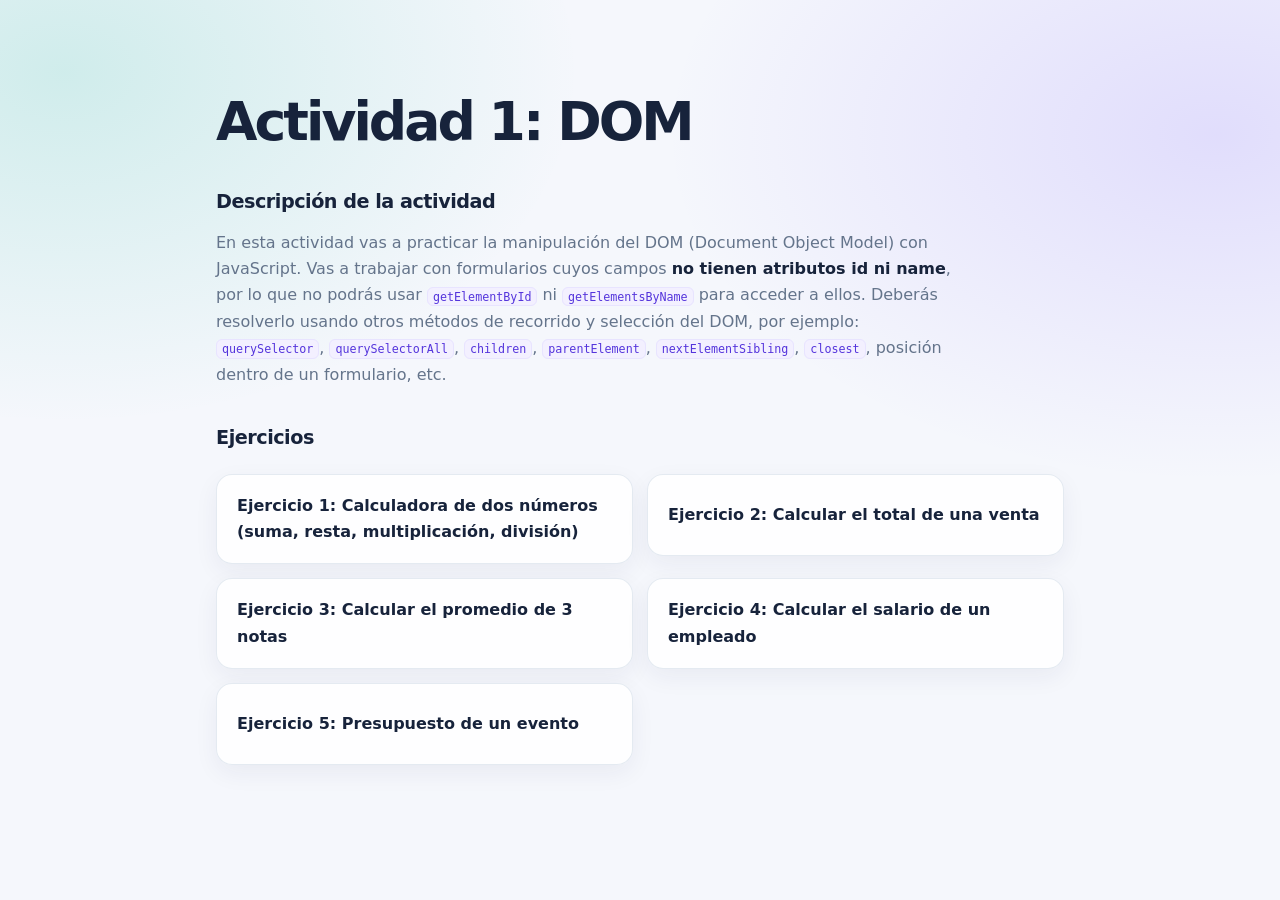
<file: index.html>
<!DOCTYPE html>
<html lang="es">
<head>
  <meta charset="UTF-8">
  <meta name="viewport" content="width=device-width, initial-scale=1.0">
  <title>Actividad 1: DOM</title>
  <link rel="stylesheet" href="css/style.css">
</head>
<body>

  <h1>Actividad 1: DOM</h1>

  <h2>Descripción de la actividad</h2>
  <p>
    En esta actividad vas a practicar la manipulación del DOM (Document Object Model)
    con JavaScript. Vas a trabajar con formularios cuyos campos <strong>no tienen
    atributos id ni name</strong>, por lo que no podrás usar
    <code>getElementById</code> ni <code>getElementsByName</code> para acceder a ellos.
    Deberás resolverlo usando otros métodos de recorrido y selección del DOM, por
    ejemplo: <code>querySelector</code>, <code>querySelectorAll</code>,
    <code>children</code>, <code>parentElement</code>, <code>nextElementSibling</code>,
    <code>closest</code>, posición dentro de un formulario, etc.
  </p>

  <!--
    Qué debes entregar en cada ejercicio:
    1. Crear tu propio archivo CSS y vincularlo en cada página HTML (puede
       ser el mismo archivo para todas, o uno por página).
    2. Crear tu propio archivo JavaScript y vincularlo al final del body de
       cada página.
    3. En el HTML de cada ejercicio, agregar el atributo onclick a cada
       botón, indicando la función de tu JS que debe ejecutar.
    4. En tu JS, usar el DOM (sin id ni name) para leer los valores de los
       inputs, calcular el resultado y mostrarlo en el input de resultado
       correspondiente.
    5. Revisar que los enlaces de este index.html funcionen correctamente
       hacia cada ejercicio.
  -->

  <h2>Ejercicios</h2>
  <ul>
    <li><a href="calculadora.html">Ejercicio 1: Calculadora de dos números (suma, resta, multiplicación, división)</a></li>
    <li><a href="venta.html">Ejercicio 2: Calcular el total de una venta</a></li>
    <li><a href="promedio.html">Ejercicio 3: Calcular el promedio de 3 notas</a></li>
    <li><a href="salario.html">Ejercicio 4: Calcular el salario de un empleado</a></li>
    <li><a href="otra.html">Ejercicio 5: Presupuesto de un evento</a></li>
  </ul>

  <!--
    REQUISITO: debes crear tu propio archivo JS (por ejemplo "index.js")
    y vincularlo aquí si lo necesitas para esta página.
    Ejemplo: <script src="index.js"></script>
  -->
</body>
</html>
</file>
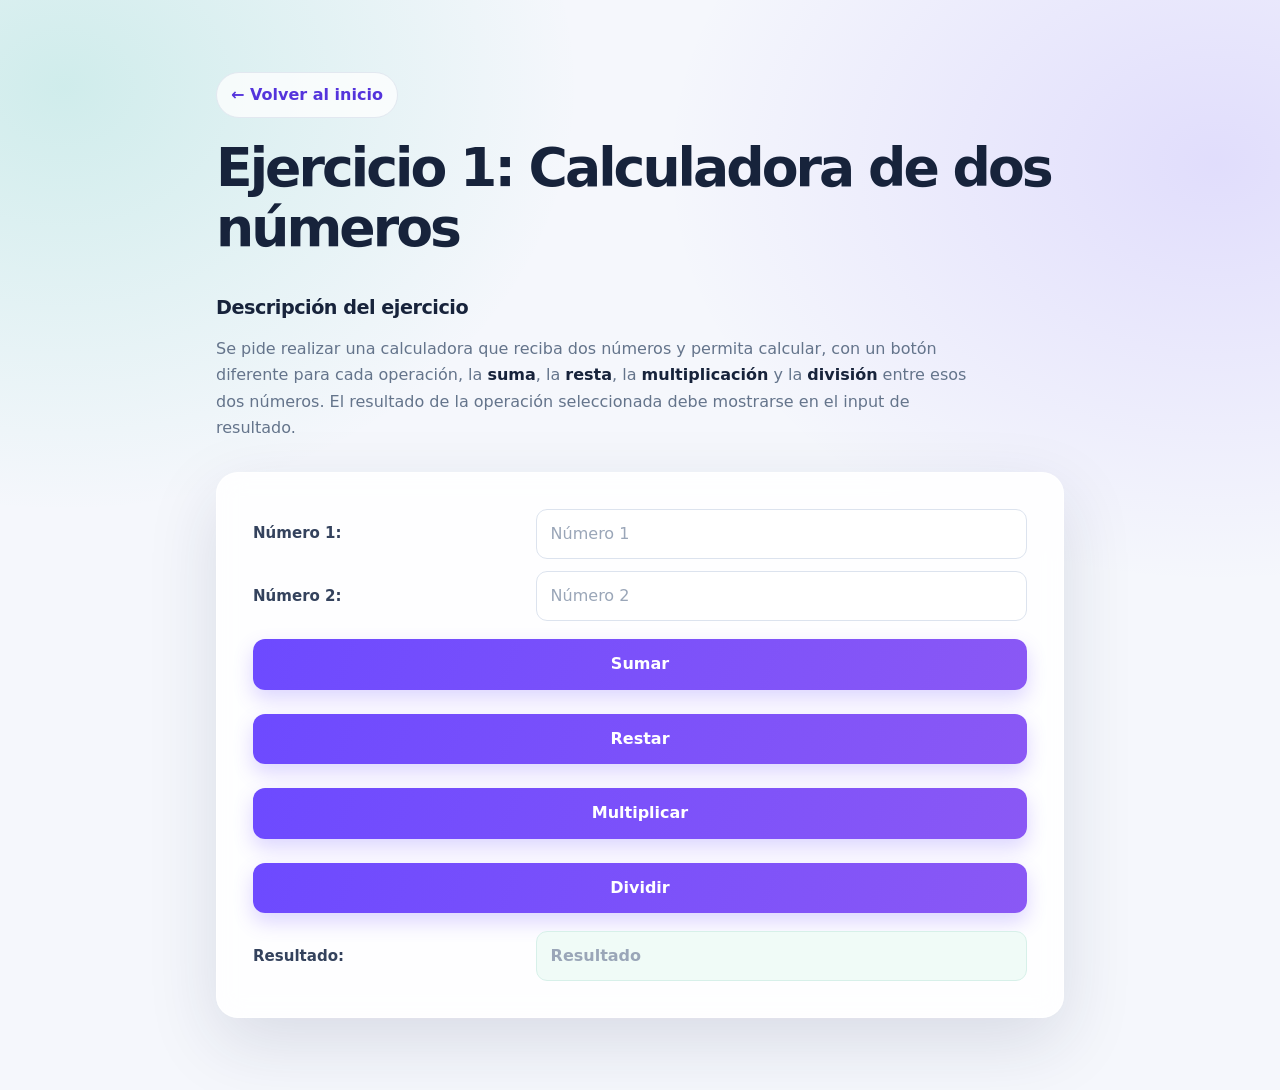
<file: calculadora.html>
<!DOCTYPE html>
<html lang="es">
<head>
  <meta charset="UTF-8">
  <meta name="viewport" content="width=device-width, initial-scale=1.0">
  <title>Ejercicio 1: Calculadora</title>

 
  <link rel="stylesheet" href="css/style.css">

</head>
<body>

  <a href="index.html">&larr; Volver al inicio</a>

  <h1>Ejercicio 1: Calculadora de dos números</h1>

  <h2>Descripción del ejercicio</h2>
  <p>
    Se pide realizar una calculadora que reciba dos números y permita calcular,
    con un botón diferente para cada operación, la <strong>suma</strong>, la
    <strong>resta</strong>, la <strong>multiplicación</strong> y la
    <strong>división</strong> entre esos dos números. El resultado de la
    operación seleccionada debe mostrarse en el input de resultado.
  </p>

  <!--
    Instrucciones:
    1. Los inputs de este formulario no tienen id ni name: debes acceder a ellos
       desde tu JS usando el DOM (por ejemplo querySelectorAll('input') y la
       posición de cada campo, o recorriendo el formulario).
    2. Agrega el atributo onclick a cada botón, apuntando a una función distinta
       de tu JS (sumar, restar, multiplicar, dividir).
    3. Valida en tu JS qué pasa si se intenta dividir por cero.
    4. Crea y vincula tu propio CSS y tu propio JS.
  -->

  <form>
    <label for="num1">Número 1:</label>
    <input type="number" id="num1" placeholder="Número 1">

    <label for="num2">Número 2:</label>
    <input type="number" id="num2" placeholder="Número 2">

    <button type="button" onclick="sumar()">Sumar</button>
    <button type="button" onclick="restar()">Restar</button>
    <button type="button" onclick="multi()">Multiplicar</button>
    <button type="button" onclick="divi()">Dividir</button>

    <label for="resultado1">Resultado:</label>
    <input type="text" id="resultado1" placeholder="Resultado" readonly>
  </form>

 <script src="js/calculadora.js"></script>

</body>
</html>
</file>
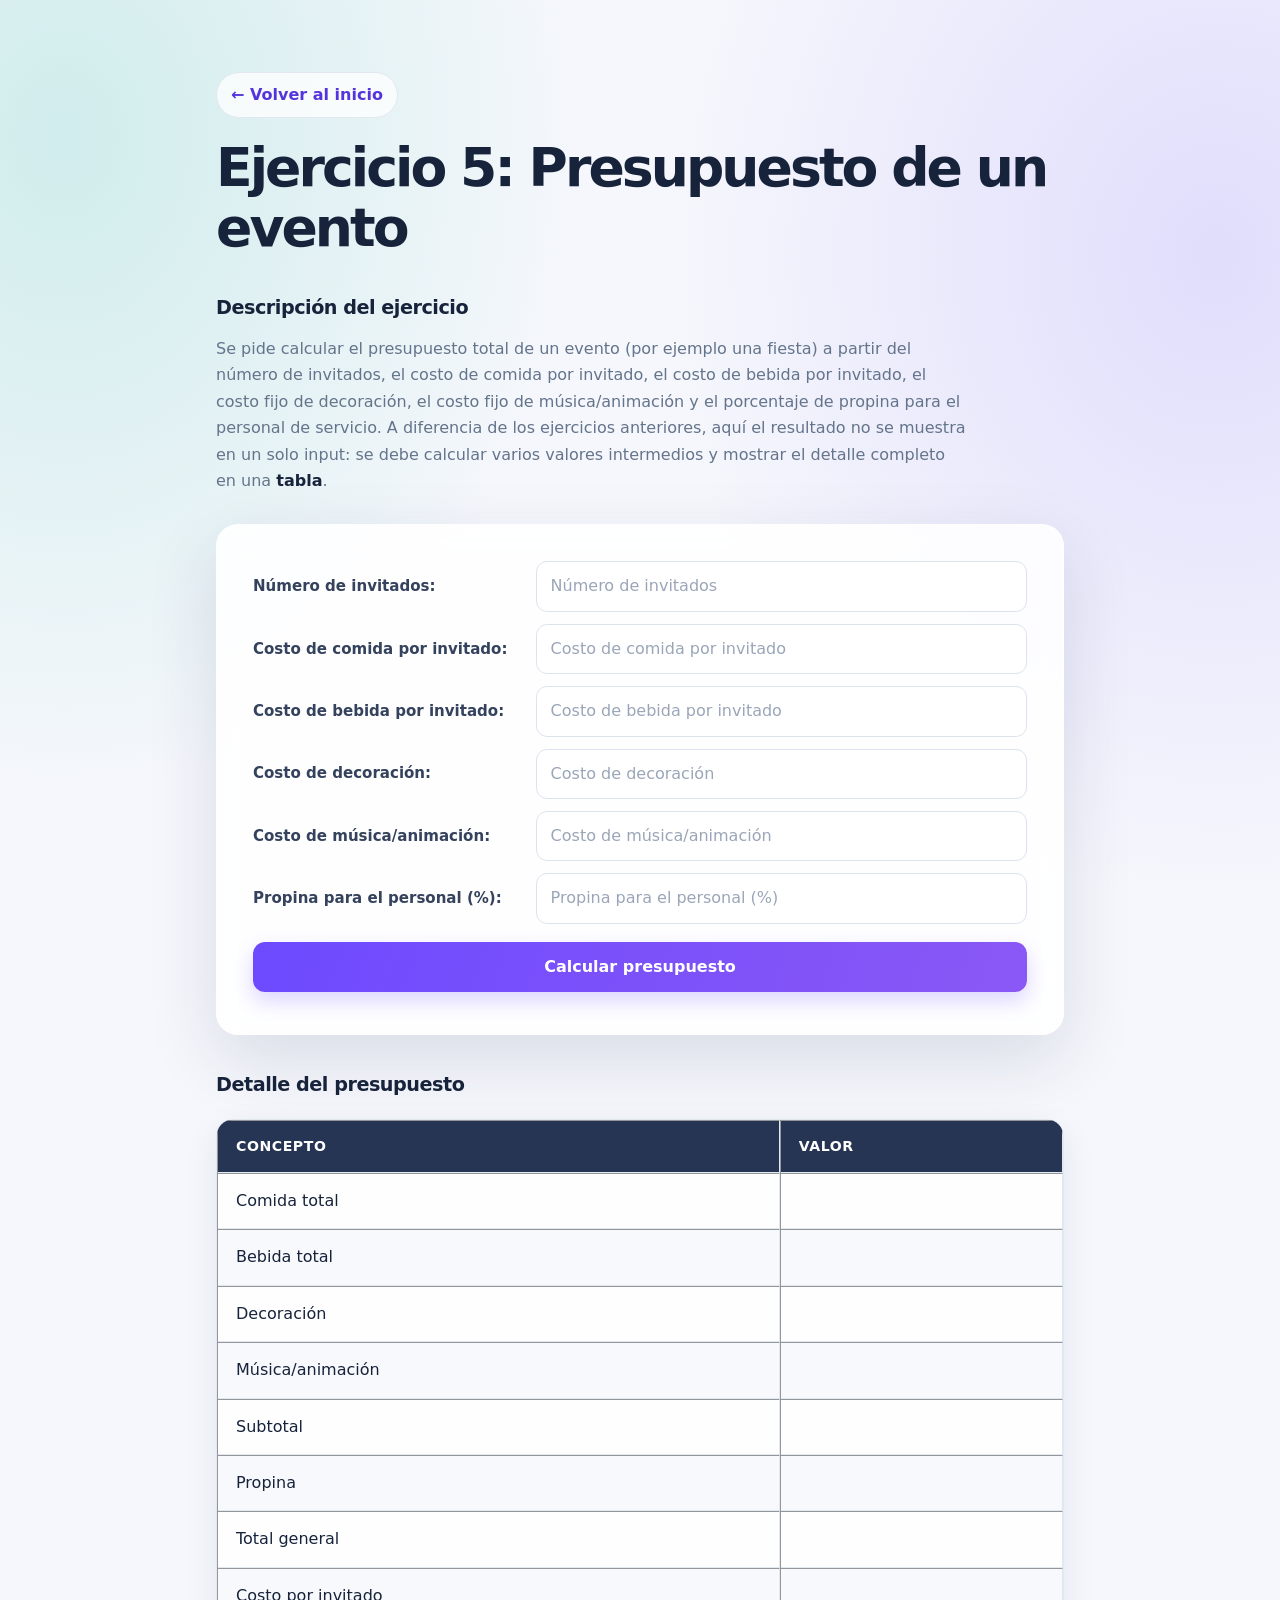
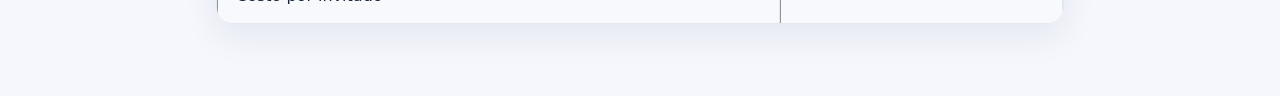
<file: otra.html>
<!DOCTYPE html>
<html lang="es">
<head>
  <meta charset="UTF-8">
  <meta name="viewport" content="width=device-width, initial-scale=1.0">
  <title>Ejercicio 5: Presupuesto de un evento</title>
  <link rel="stylesheet" href="css/style.css">
  <!--
    REQUISITO: vincula aquí tu propio archivo CSS.
    Ejemplo: <link rel="stylesheet" href="estilos.css">
  -->
</head>
<body>

  <a href="index.html">&larr; Volver al inicio</a>

  <h1>Ejercicio 5: Presupuesto de un evento</h1>

  <h2>Descripción del ejercicio</h2>
  <p>
    Se pide calcular el presupuesto total de un evento (por ejemplo una
    fiesta) a partir del número de invitados, el costo de comida por
    invitado, el costo de bebida por invitado, el costo fijo de decoración,
    el costo fijo de música/animación y el porcentaje de propina para el
    personal de servicio. A diferencia de los ejercicios anteriores, aquí
    el resultado no se muestra en un solo input: se debe calcular varios
    valores intermedios y mostrar el detalle completo en una
    <strong>tabla</strong>.
  </p>

  <!--
    Instrucciones:
    1. Los inputs no tienen id ni name: accede a ellos desde tu JS
       recorriendo el DOM del formulario.
    2. Agrega el atributo onclick al botón "Calcular presupuesto",
       apuntando a una función de tu JS.
    3. En tu JS debes calcular, usando variables, al menos:
       - comida total = invitados * costo de comida por invitado
       - bebida total = invitados * costo de bebida por invitado
       - subtotal = comida total + bebida total + decoración + música
       - propina = subtotal * (porcentaje de propina / 100)
       - total general = subtotal + propina
       - costo por invitado = total general / invitados
    4. Las celdas de la columna "Valor" de la tabla tampoco tienen id ni
       name: accede a ellas recorriendo las filas de la tabla
       (querySelectorAll('tbody tr'), children, etc.) y escribe ahí cada
       resultado.
    5. Valida qué pasa si el número de invitados es 0 o está vacío.
    6. Todos los valores de la tabla son dinero: antes de escribirlos en la
       celda, fórmatealos con toLocaleString() (por ejemplo:
       totalGeneral.toLocaleString('es-CO')).
    7. Crea y vincula tu propio CSS y tu propio JS.
  -->

  <form>
    <label for="numero-inv">Número de invitados:</label>
    <input type="number" placeholder="Número de invitados" id="numero-inv">

    <label for="cost-comida">Costo de comida por invitado:</label>
    <input type="number" placeholder="Costo de comida por invitado" id="cost-comida">

    <label for="cost-bebida">Costo de bebida por invitado:</label>
    <input type="number" placeholder="Costo de bebida por invitado" id="cost-bebida">

    <label for="cost-decor">Costo de decoración:</label>
    <input type="number" placeholder="Costo de decoración" id="cost-decor">

    <label for="cost-musica">Costo de música/animación:</label>
    <input type="number" placeholder="Costo de música/animación" id="cost-musica">

    <label for="propina-porc">Propina para el personal (%):</label>
    <input type="number" placeholder="Propina para el personal (%)" id="propina-porc">

    <button type="button" onclick="calcularPresupuesto()">Calcular presupuesto</button>
  </form>

  <h2>Detalle del presupuesto</h2>
  <table border="1">
    <thead>
      <tr>
        <th>Concepto</th>
        <th>Valor</th>
      </tr>
    </thead>
    <tbody>
      <tr>
        <td>Comida total</td>
        <td id="comida-total-s"></td>
      </tr>
      <tr>
        <td>Bebida total</td>
        <td id="bebida-total-s"></td>
      </tr>
      <tr>
        <td>Decoración</td>
        <td id="decoracion"></td>
      </tr>
      <tr>
        <td>Música/animación</td>
        <td id="musica"></td>
      </tr>
      <tr>
        <td>Subtotal</td>
        <td id="subtotal"></td>
      </tr>
      <tr>
        <td>Propina</td>
        <td id="propina"></td>
      </tr>
      <tr>
        <td>Total general</td>
        <td id="total-general"></td>
      </tr>
      <tr>
        <td>Costo por invitado</td>
        <td id="costo-inv"></td>
      </tr>
    </tbody>
  </table>

  
     <script src="js/otra.js"></script>
  

</body>
</html>
</file>
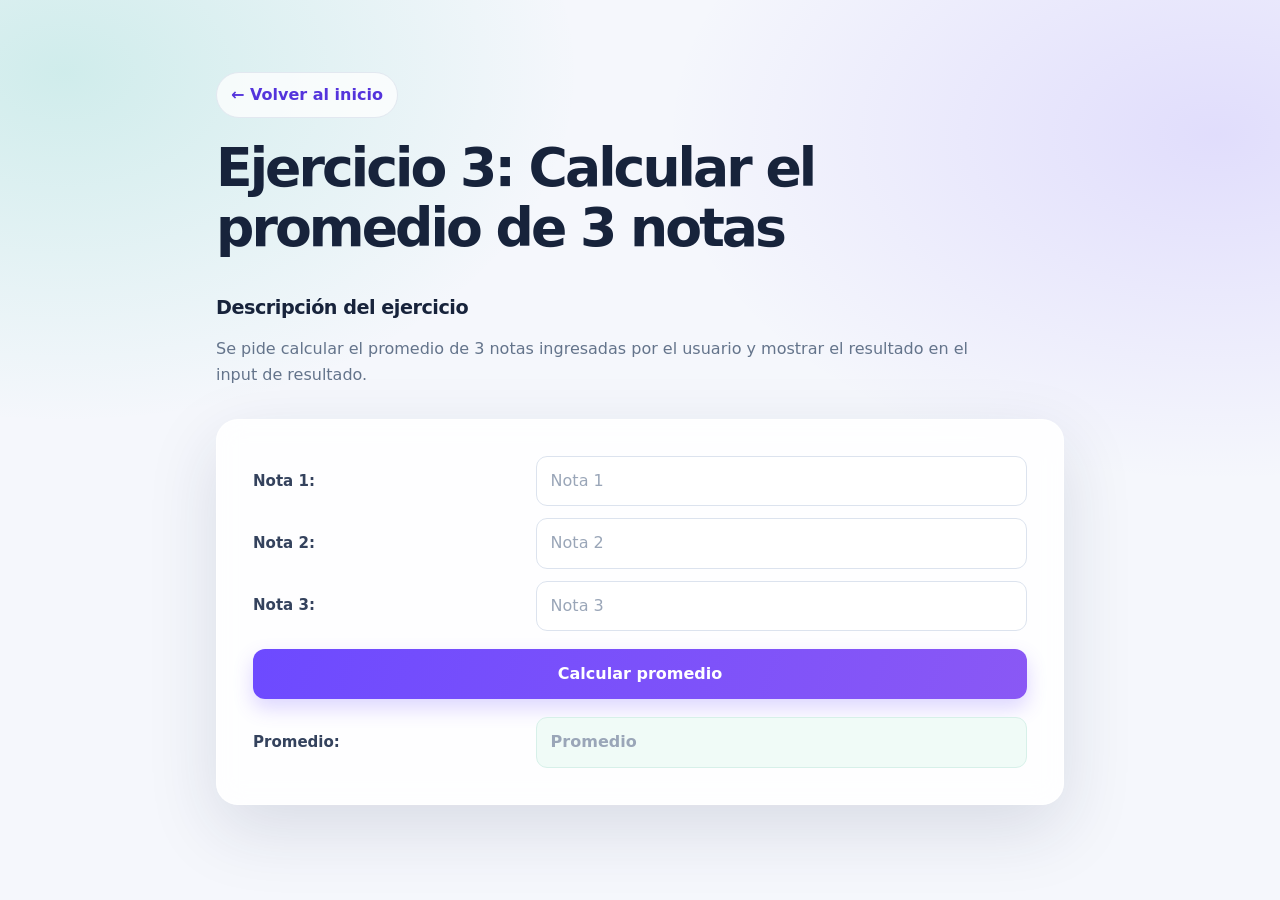
<file: promedio.html>
<!DOCTYPE html>
<html lang="es">
<head>
  <meta charset="UTF-8">
  <meta name="viewport" content="width=device-width, initial-scale=1.0">
  <title>Ejercicio 3: Promedio de notas</title>
  <link rel="stylesheet" href="css/style.css">
  <!--
    REQUISITO: vincula aquí tu propio archivo CSS.
    Ejemplo: <link rel="stylesheet" href="estilos.css">
  -->
</head>
<body>

  <a href="index.html">&larr; Volver al inicio</a>

  <h1>Ejercicio 3: Calcular el promedio de 3 notas</h1>

  <h2>Descripción del ejercicio</h2>
  <p>
    Se pide calcular el promedio de 3 notas ingresadas por el usuario y
    mostrar el resultado en el input de resultado.
  </p>

  <!--
    Instrucciones:
    1. Los inputs no tienen id ni name: accede a ellos desde tu JS recorriendo
       el DOM del formulario.
    2. Agrega el atributo onclick al botón "Calcular promedio", apuntando a
       una función de tu JS.
    3. Opcional: valida que las notas estén en un rango válido (por ejemplo
       entre 0 y 5, o entre 0 y 10, según el sistema que uses).
    4. El promedio es un campo de promedio: antes de mostrarlo, fórmatealo
       con toFixed(2) para que quede con dos decimales.
    5. Crea y vincula tu propio CSS y tu propio JS.
  -->

  <form>
    <label for="nota1">Nota 1:</label>
    <input id="nota1" type="number" step="0.1" placeholder="Nota 1">

    <label for="nota2">Nota 2:</label>
    <input id="nota2" type="number" step="0.1" placeholder="Nota 2">

    <label for="nota3">Nota 3:</label>
    <input id="nota3" type="number" step="0.1" placeholder="Nota 3">

    <button onclick="calcular()" type="button">Calcular promedio</button>

    <label for="promedio">Promedio:</label>
    <input id="promedio" type="text" placeholder="Promedio" readonly>
  </form>

   <script src="js/promedio.js"></script>
  

</body>
</html>
</file>
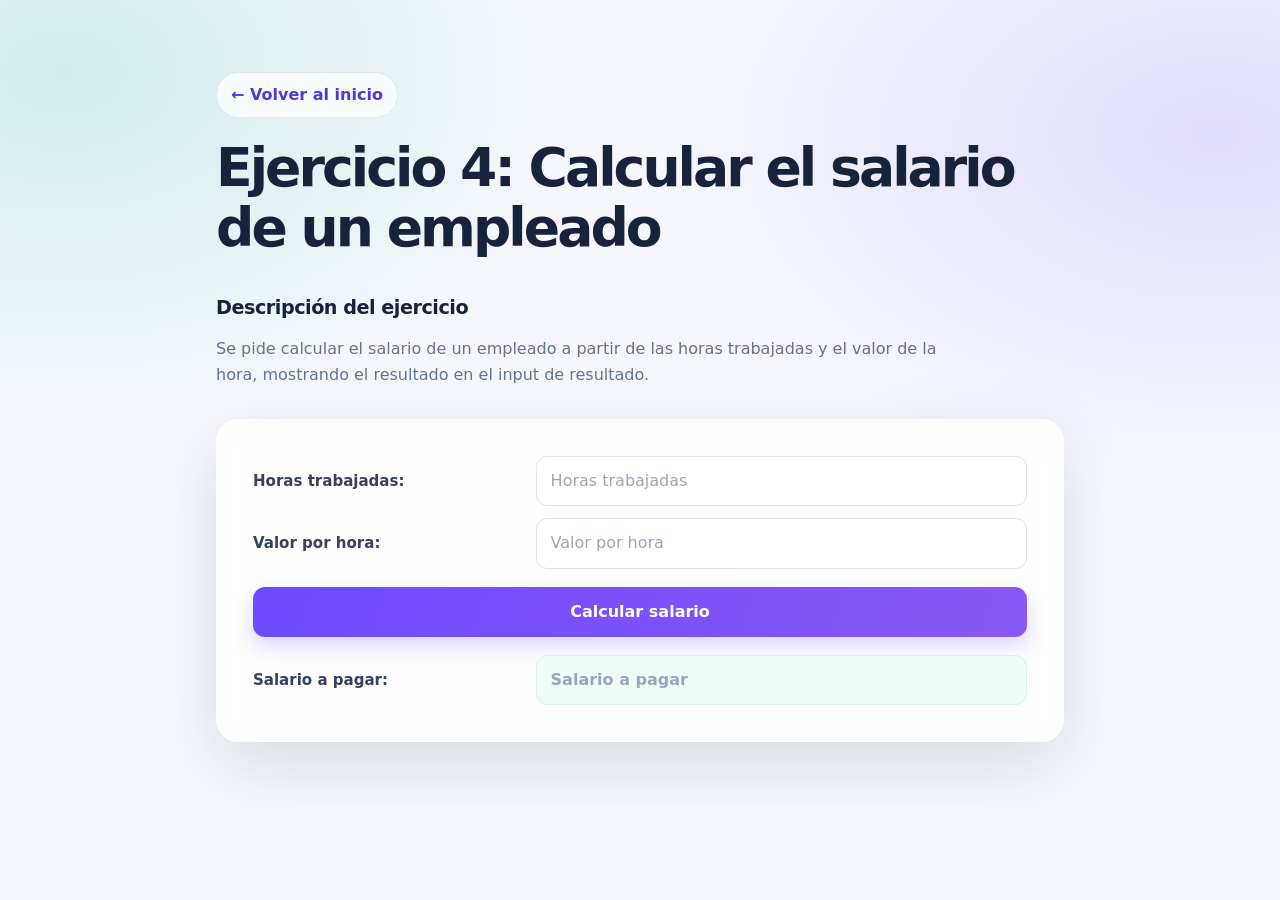
<file: salario.html>
<!DOCTYPE html>
<html lang="es">
<head>
  <meta charset="UTF-8">
  <meta name="viewport" content="width=device-width, initial-scale=1.0">
  <title>Ejercicio 4: Salario de empleado</title>
  <link rel="stylesheet" href="css/style.css">
  <!--
    REQUISITO: vincula aquí tu propio archivo CSS.
    Ejemplo: <link rel="stylesheet" href="estilos.css">
  -->
</head>
<body>

  <a href="index.html">&larr; Volver al inicio</a>

  <h1>Ejercicio 4: Calcular el salario de un empleado</h1>

  <h2>Descripción del ejercicio</h2>
  <p>
    Se pide calcular el salario de un empleado a partir de las horas
    trabajadas y el valor de la hora, mostrando el resultado en el input
    de resultado.
  </p>

  <!--
    Instrucciones:
    1. Los inputs no tienen id ni name: accede a ellos desde tu JS recorriendo
       el DOM del formulario.
    2. Agrega el atributo onclick al botón "Calcular salario", apuntando a
       una función de tu JS.
    3. Opcional: agrega una regla propia, por ejemplo recargo por horas extra
       si se trabajan más de 8 horas al día.
    4. El salario a pagar es un valor en dinero: antes de mostrarlo,
       fórmatealo con toLocaleString() (por ejemplo:
       salario.toLocaleString('es-CO')).
    5. Crea y vincula tu propio CSS y tu propio JS.
  -->

  <form>
    <label for="horas">Horas trabajadas:</label>
    <input type="number" placeholder="Horas trabajadas" id="horas">

    <label for="valor">Valor por hora:</label>
    <input type="number" placeholder="Valor por hora" id="valor">

    <button type="button" onclick="calcular()">Calcular salario</button>

    <label for="resultado">Salario a pagar:</label>
    <input type="text" placeholder="Salario a pagar" readonly id="resultado">
  </form>

 <script src="js/salario.js"></script>
  

</body>
</html>
</file>
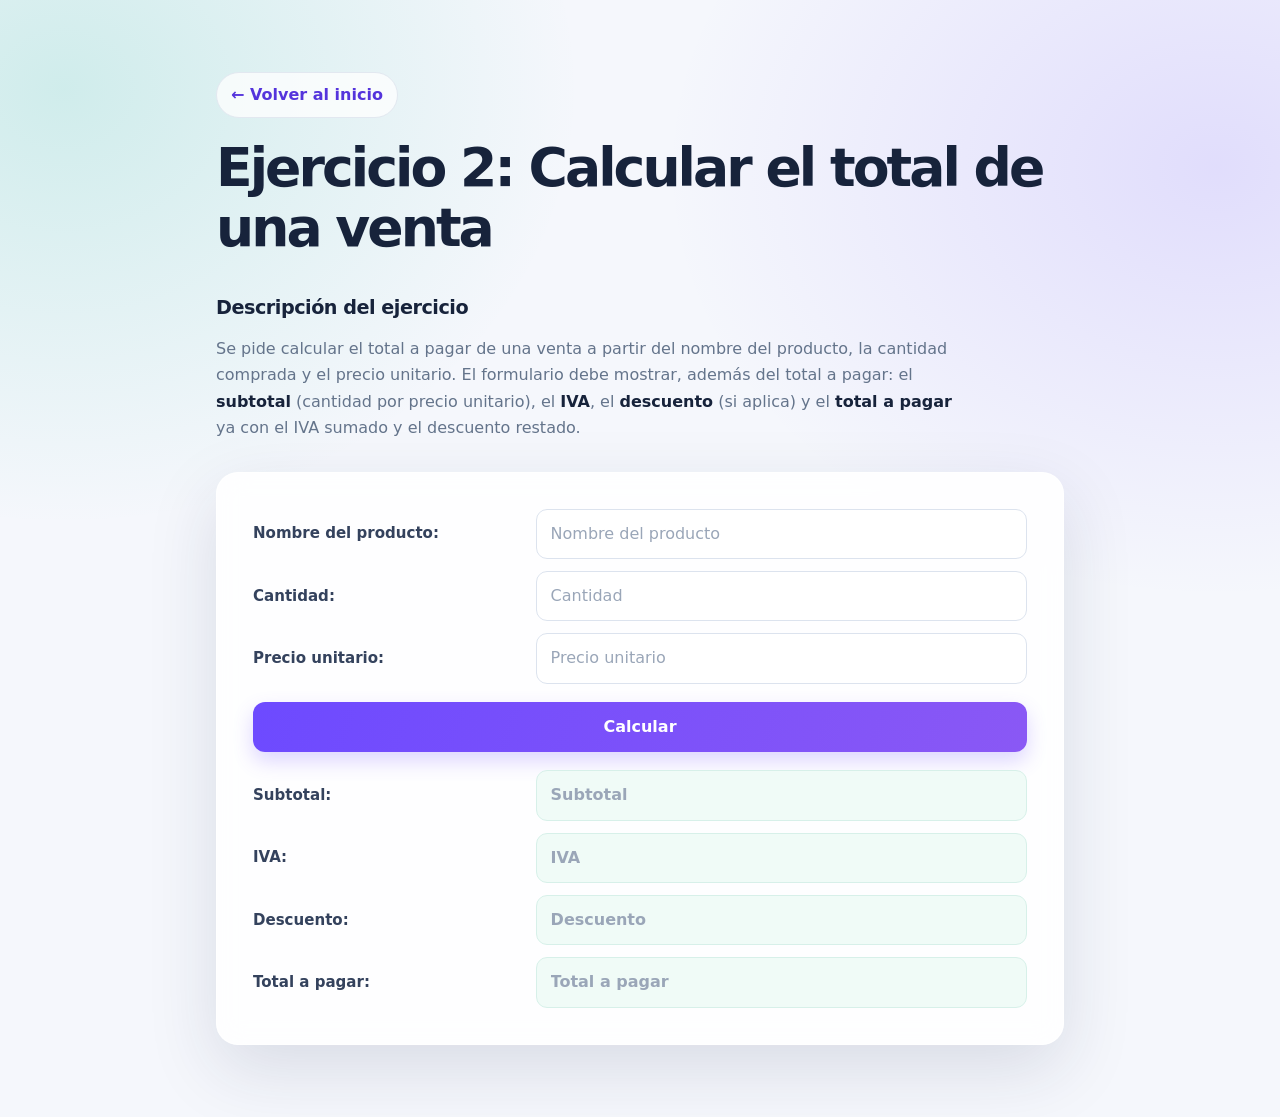
<file: venta.html>
<!DOCTYPE html>
<html lang="es">
<head>
  <meta charset="UTF-8">
  <meta name="viewport" content="width=device-width, initial-scale=1.0">
  <title>Ejercicio 2: Total de venta</title>
  <link rel="stylesheet" href="css/style.css">
  <!--
    REQUISITO: vincula aquí tu propio archivo CSS.
    Ejemplo: <link rel="stylesheet" href="estilos.css">
  -->
</head>
<body>

  <a href="index.html">&larr; Volver al inicio</a>

  <h1>Ejercicio 2: Calcular el total de una venta</h1>

  <h2>Descripción del ejercicio</h2>
  <p>
    Se pide calcular el total a pagar de una venta a partir del nombre del
    producto, la cantidad comprada y el precio unitario. El formulario debe
    mostrar, además del total a pagar: el <strong>subtotal</strong> (cantidad
    por precio unitario), el <strong>IVA</strong>, el <strong>descuento</strong>
    (si aplica) y el <strong>total a pagar</strong> ya con el IVA sumado y el
    descuento restado.
  </p>

  <!--
    Instrucciones:
    1. Define tú mismo el porcentaje de IVA a aplicar (por ejemplo 19%).
    2. Define tú mismo una regla de descuento (por ejemplo: si la cantidad es
       mayor a 10 unidades, aplica un 5% de descuento sobre el subtotal).
    3. Los inputs no tienen id ni name: accede a ellos desde tu JS recorriendo
       el DOM del formulario.
    4. Agrega el atributo onclick al botón "Calcular", apuntando a una función
       de tu JS.
    5. El Subtotal, el IVA, el Descuento y el Total a pagar son valores en
       dinero: antes de mostrarlos, fórmatealos con toLocaleString() (por
       ejemplo: subtotal.toLocaleString('es-CO')).
    6. Crea y vincula tu propio CSS y tu propio JS.
  -->

  <form>
    <label for="producto">Nombre del producto:</label>
    <input type="text" id="producto" placeholder="Nombre del producto">

    <label for="cantidad">Cantidad:</label>
    <input type="number" id="cantidad" placeholder="Cantidad">

    <label for="precio">Precio unitario:</label>
    <input type="number" id="precio" placeholder="Precio unitario">

    <button type="button" onclick="calcular()">Calcular</button>

    <label for="subtotal">Subtotal:</label>
    <input type="text" id="subtotal" placeholder="Subtotal" readonly>

    <label for="iva">IVA:</label>
    <input type="text" id="iva" placeholder="IVA" readonly>

    <label for="descuento">Descuento:</label>
    <input type="text" id="descuento" placeholder="Descuento" readonly>

    <label for="total">Total a pagar:</label>
    <input type="text" id="total" placeholder="Total a pagar" readonly>
  </form>

 <script src="js/venta.js"></script>
  
</body>
</html>
</file>
<file: css/style.css>
:root {
  color-scheme: light;
  --ink: #17233b;
  --muted: #64748b;
  --surface: rgba(255, 255, 255, 0.88);
  --line: #e2e8f0;
  --accent: #6d4aff;
  --accent-dark: #5434dc;
  --mint: #18b89a;
  --shadow: 0 24px 70px rgba(30, 41, 79, 0.13);
}

* {
  box-sizing: border-box;
}

body {
  min-height: 100vh;
  max-width: 960px;
  margin: 0 auto;
  padding: clamp(24px, 6vw, 72px) clamp(18px, 5vw, 56px);
  color: var(--ink);
  background:
    radial-gradient(ellipse at 5% 8%, rgba(24, 184, 154, 0.17), transparent 30%),
    radial-gradient(ellipse at 95% 15%, rgba(109, 74, 255, 0.15), transparent 32%),
    #f5f7fc;
  font-family: Inter, ui-sans-serif, system-ui, -apple-system, BlinkMacSystemFont, "Segoe UI", sans-serif;
  line-height: 1.65;
}

body > h1,
body > h2,
body > p,
body > ul,
body > form,
body > table {
  position: relative;
}

body > h1 {
  margin: 20px 0 30px;
  font-size: clamp(2rem, 5vw, 3.35rem);
  line-height: 1.12;
  letter-spacing: -0.055em;
}

body > h2 {
  margin: 34px 0 12px;
  font-size: 1.2rem;
  letter-spacing: -0.025em;
}

body > p {
  max-width: 74ch;
  margin: 0;
  color: var(--muted);
}

strong {
  color: var(--ink);
}

code {
  padding: 0.16em 0.42em;
  border: 1px solid #e8e4ff;
  border-radius: 6px;
  color: var(--accent-dark);
  background: #f3f0ff;
  font-size: 0.9em;
}

a {
  color: var(--accent-dark);
  font-weight: 650;
  text-decoration: none;
}

a:hover {
  color: var(--mint);
}

a:focus-visible,
button:focus-visible,
input:focus-visible {
  outline: 3px solid rgba(109, 74, 255, 0.32);
  outline-offset: 3px;
}

body > a {
  display: inline-flex;
  align-items: center;
  gap: 8px;
  padding: 9px 14px;
  border: 1px solid var(--line);
  border-radius: 999px;
  background: rgba(255, 255, 255, 0.76);
  transition: color 160ms ease, border-color 160ms ease, transform 160ms ease;
}

body > a:hover {
  transform: translateX(-3px);
  border-color: #c9bcff;
}

form {
  display: grid;
  grid-template-columns: minmax(150px, 0.7fr) minmax(0, 1.3fr);
  gap: 12px 18px;
  margin-top: 30px;
  padding: clamp(22px, 4vw, 36px);
  border: 1px solid rgba(255, 255, 255, 0.8);
  border-radius: 22px;
  background: var(--surface);
  box-shadow: var(--shadow);
  backdrop-filter: blur(14px);
}

label {
  align-self: center;
  color: #34425d;
  font-size: 0.94rem;
  font-weight: 650;
}

input {
  width: 100%;
  min-width: 0;
  min-height: 48px;
  padding: 11px 14px;
  border: 1px solid #dce3ee;
  border-radius: 11px;
  color: var(--ink);
  background: #fff;
  font: inherit;
  transition: border-color 160ms ease, box-shadow 160ms ease;
}

input::placeholder {
  color: #9aa6b8;
}

input:focus {
  border-color: var(--accent);
  box-shadow: 0 0 0 4px rgba(109, 74, 255, 0.1);
  outline: none;
}

input[readonly] {
  border-color: #d7f0e9;
  color: #087c68;
  background: #f0fbf7;
  font-weight: 700;
}

button {
  grid-column: 1 / -1;
  min-height: 50px;
  margin: 6px 0;
  padding: 12px 20px;
  border: 0;
  border-radius: 12px;
  color: #fff;
  background: linear-gradient(110deg, var(--accent), #8a58f5);
  box-shadow: 0 9px 20px rgba(109, 74, 255, 0.23);
  cursor: pointer;
  font: inherit;
  font-weight: 750;
  transition: transform 160ms ease, box-shadow 160ms ease, filter 160ms ease;
}

button:hover {
  transform: translateY(-2px);
  box-shadow: 0 13px 25px rgba(109, 74, 255, 0.3);
  filter: saturate(1.12);
}

button:active {
  transform: translateY(0);
}

ul {
  display: grid;
  grid-template-columns: repeat(auto-fit, minmax(min(100%, 290px), 1fr));
  gap: 14px;
  margin: 20px 0 0;
  padding: 0;
  list-style: none;
}

li a {
  display: flex;
  min-height: 82px;
  align-items: center;
  padding: 18px 20px;
  border: 1px solid rgba(226, 232, 240, 0.9);
  border-radius: 16px;
  color: var(--ink);
  background: var(--surface);
  box-shadow: 0 8px 24px rgba(30, 41, 79, 0.06);
  transition: transform 180ms ease, border-color 180ms ease, box-shadow 180ms ease;
}

li a:hover {
  transform: translateY(-3px);
  border-color: #c9bcff;
  color: var(--accent-dark);
  box-shadow: 0 14px 30px rgba(30, 41, 79, 0.11);
}

table {
  width: 100%;
  margin-top: 18px;
  overflow: hidden;
  border: 1px solid var(--line);
  border-collapse: separate;
  border-spacing: 0;
  border-radius: 16px;
  background: var(--surface);
  box-shadow: 0 12px 34px rgba(30, 41, 79, 0.08);
  text-align: left;
}

th,
td {
  padding: 14px 18px;
  border-bottom: 1px solid var(--line);
}

th {
  color: #fff;
  background: #263553;
  font-size: 0.88rem;
  letter-spacing: 0.04em;
  text-transform: uppercase;
}

td:last-child {
  color: #087c68;
  font-weight: 700;
}

tbody tr:last-child td {
  border-bottom: 0;
}

tbody tr:nth-child(even) {
  background: rgba(245, 247, 252, 0.76);
}

@media (max-width: 600px) {
  body {
    padding: 28px 16px 44px;
  }

  form {
    grid-template-columns: minmax(0, 1fr);
    gap: 8px;
    padding: 22px 18px;
  }

  label {
    margin-top: 8px;
  }

  button {
    margin-top: 14px;
  }

  th,
  td {
    padding: 12px;
  }
}

@media (prefers-reduced-motion: reduce) {
  *,
  *::before,
  *::after {
    scroll-behavior: auto !important;
    transition-duration: 0.01ms !important;
  }
}
</file>
